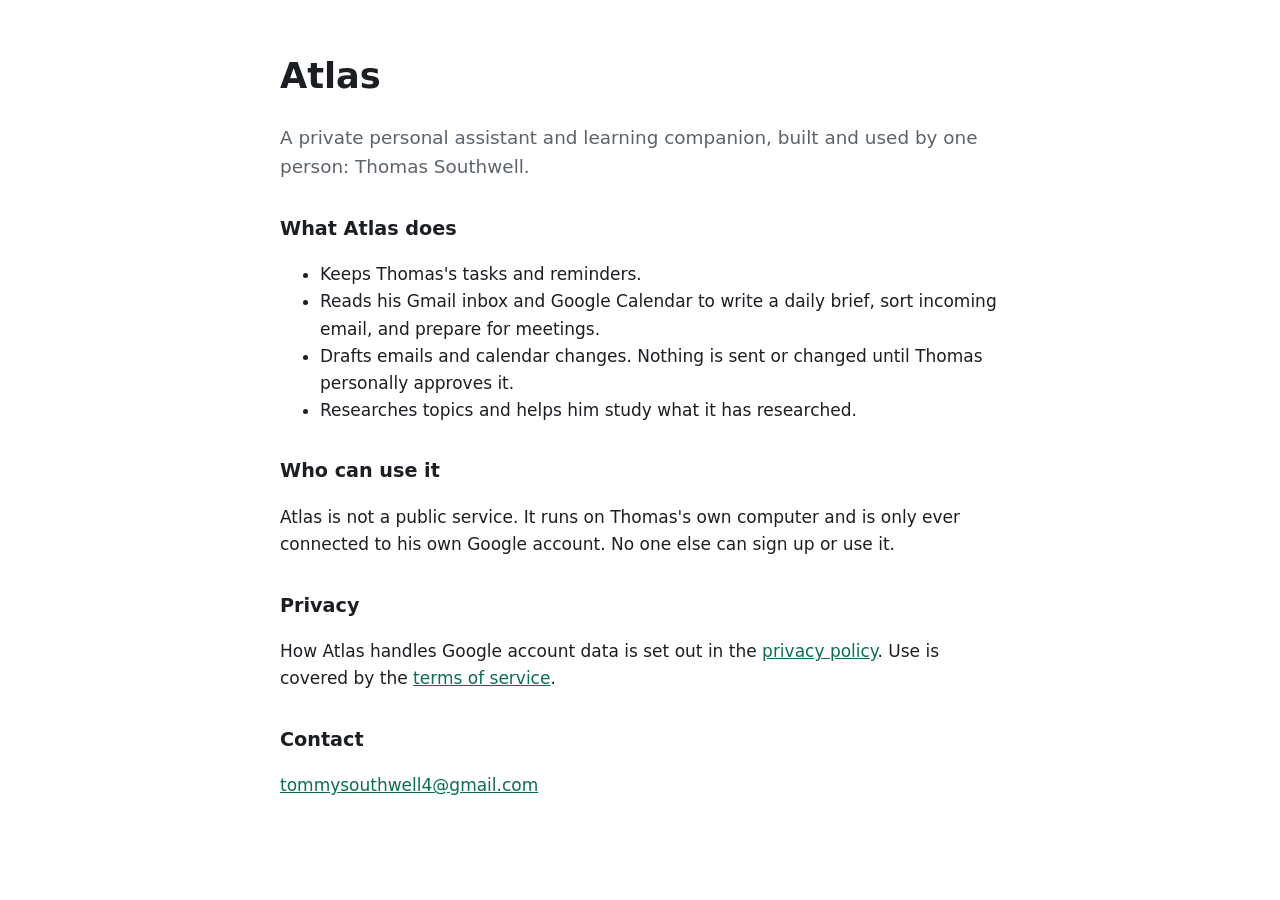
<file: index.html>
<!doctype html>
<html lang="en">
<head>
<meta charset="utf-8">
<meta name="viewport" content="width=device-width, initial-scale=1">
<title>Atlas</title>
<meta name="description" content="Atlas is a private, single-user personal assistant run by Thomas Southwell.">
<link rel="stylesheet" href="style.css">
</head>
<body>
<main>
  <h1>Atlas</h1>
  <p class="lead">A private personal assistant and learning companion, built and used by one person: Thomas Southwell.</p>

  <h2>What Atlas does</h2>
  <ul>
    <li>Keeps Thomas's tasks and reminders.</li>
    <li>Reads his Gmail inbox and Google Calendar to write a daily brief, sort incoming email, and prepare for meetings.</li>
    <li>Drafts emails and calendar changes. Nothing is sent or changed until Thomas personally approves it.</li>
    <li>Researches topics and helps him study what it has researched.</li>
  </ul>

  <h2>Who can use it</h2>
  <p>Atlas is not a public service. It runs on Thomas's own computer and is only ever connected to his own Google account. No one else can sign up or use it.</p>

  <h2>Privacy</h2>
  <p>How Atlas handles Google account data is set out in the <a href="privacy.html">privacy policy</a>. Use is covered by the <a href="terms.html">terms of service</a>.</p>

  <h2>Contact</h2>
  <p><a href="mailto:tommysouthwell4@gmail.com">tommysouthwell4@gmail.com</a></p>
</main>
</body>
</html>
</file>
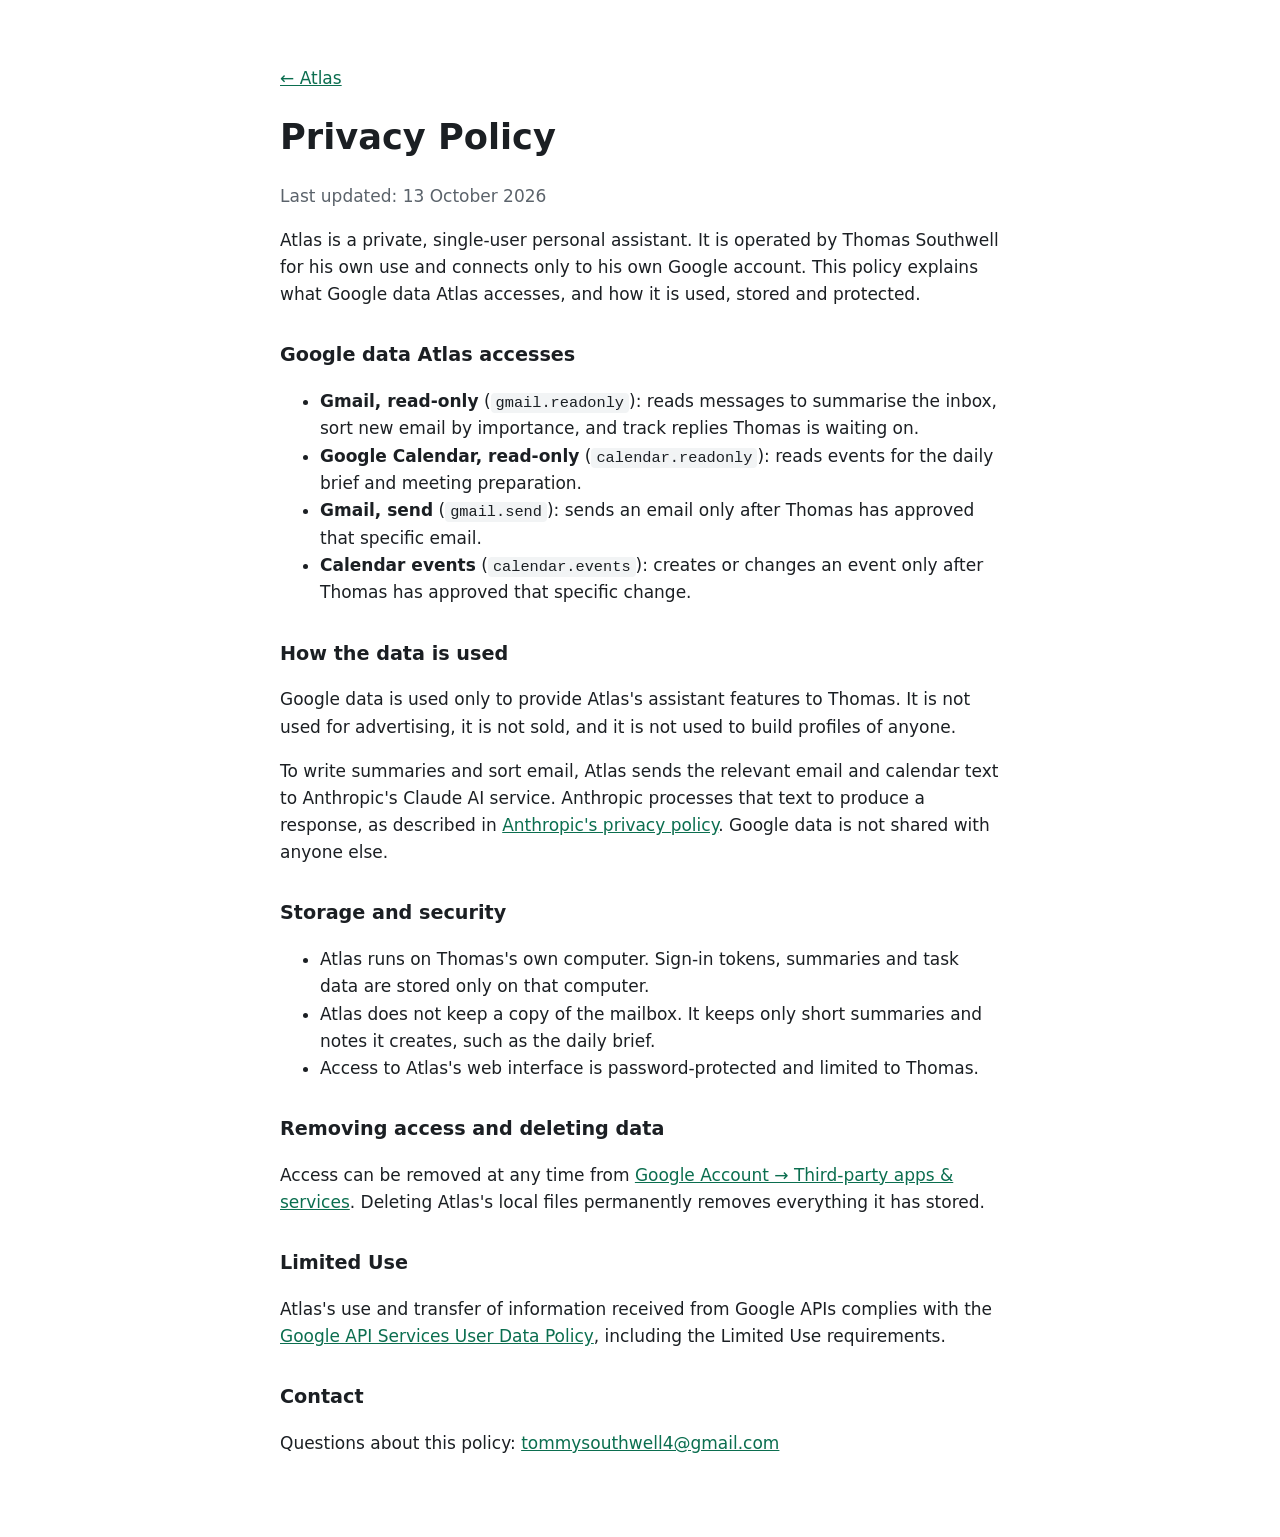
<file: privacy.html>
<!doctype html>
<html lang="en">
<head>
<meta charset="utf-8">
<meta name="viewport" content="width=device-width, initial-scale=1">
<title>Atlas Privacy Policy</title>
<link rel="stylesheet" href="style.css">
</head>
<body>
<main>
  <p><a href="index.html">&larr; Atlas</a></p>
  <h1>Privacy Policy</h1>
  <p class="meta">Last updated: 13 October 2026</p>

  <p>Atlas is a private, single-user personal assistant. It is operated by Thomas Southwell for his own use and connects only to his own Google account. This policy explains what Google data Atlas accesses, and how it is used, stored and protected.</p>

  <h2>Google data Atlas accesses</h2>
  <ul>
    <li><strong>Gmail, read-only</strong> (<code>gmail.readonly</code>): reads messages to summarise the inbox, sort new email by importance, and track replies Thomas is waiting on.</li>
    <li><strong>Google Calendar, read-only</strong> (<code>calendar.readonly</code>): reads events for the daily brief and meeting preparation.</li>
    <li><strong>Gmail, send</strong> (<code>gmail.send</code>): sends an email only after Thomas has approved that specific email.</li>
    <li><strong>Calendar events</strong> (<code>calendar.events</code>): creates or changes an event only after Thomas has approved that specific change.</li>
  </ul>

  <h2>How the data is used</h2>
  <p>Google data is used only to provide Atlas's assistant features to Thomas. It is not used for advertising, it is not sold, and it is not used to build profiles of anyone.</p>
  <p>To write summaries and sort email, Atlas sends the relevant email and calendar text to Anthropic's Claude AI service. Anthropic processes that text to produce a response, as described in <a href="https://www.anthropic.com/legal/privacy">Anthropic's privacy policy</a>. Google data is not shared with anyone else.</p>

  <h2>Storage and security</h2>
  <ul>
    <li>Atlas runs on Thomas's own computer. Sign-in tokens, summaries and task data are stored only on that computer.</li>
    <li>Atlas does not keep a copy of the mailbox. It keeps only short summaries and notes it creates, such as the daily brief.</li>
    <li>Access to Atlas's web interface is password-protected and limited to Thomas.</li>
  </ul>

  <h2>Removing access and deleting data</h2>
  <p>Access can be removed at any time from <a href="https://myaccount.google.com/permissions">Google Account &rarr; Third-party apps &amp; services</a>. Deleting Atlas's local files permanently removes everything it has stored.</p>

  <h2>Limited Use</h2>
  <p>Atlas's use and transfer of information received from Google APIs complies with the <a href="https://developers.google.com/terms/api-services-user-data-policy">Google API Services User Data Policy</a>, including the Limited Use requirements.</p>

  <h2>Contact</h2>
  <p>Questions about this policy: <a href="mailto:tommysouthwell4@gmail.com">tommysouthwell4@gmail.com</a></p>
</main>
</body>
</html>
</file>
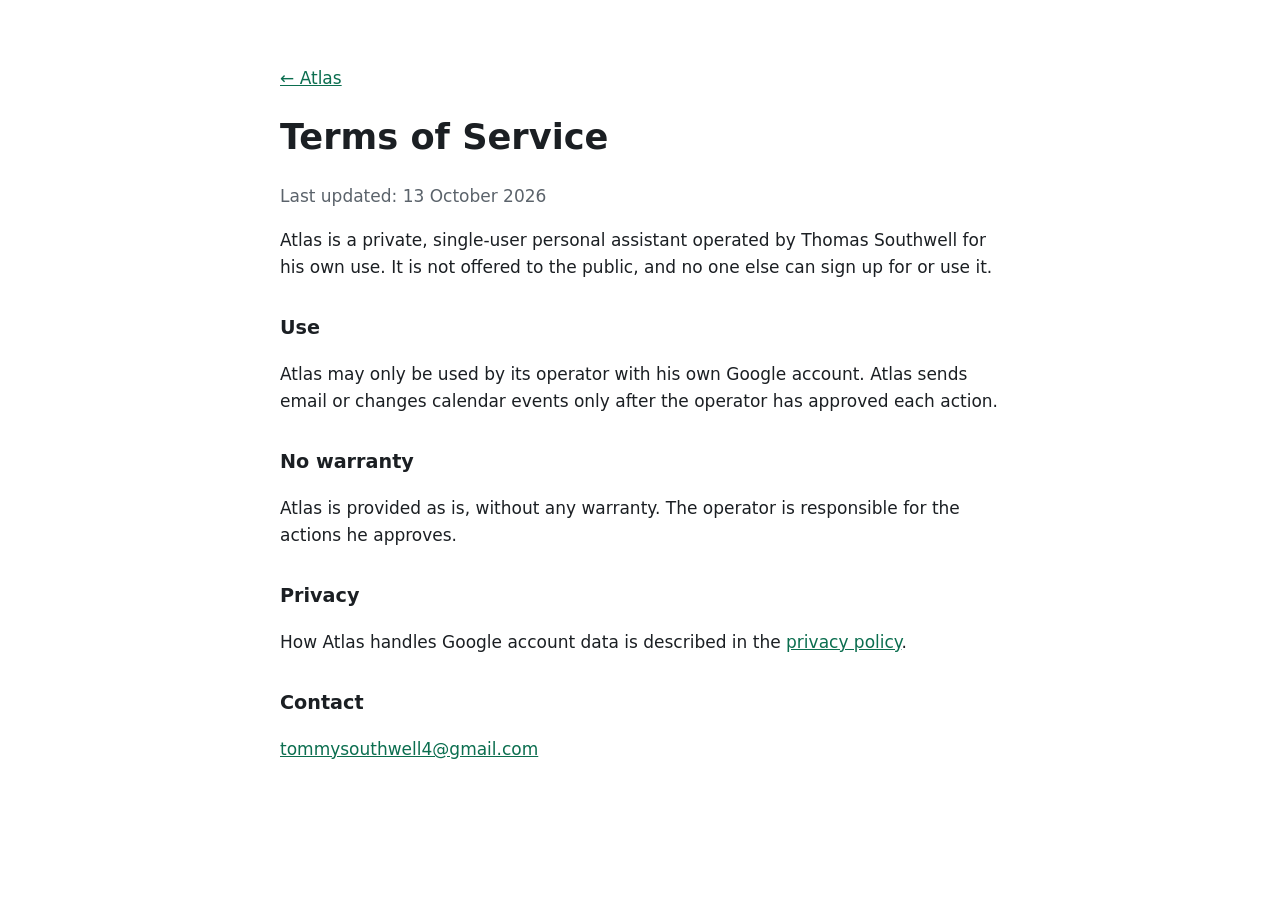
<file: terms.html>
<!doctype html>
<html lang="en">
<head>
<meta charset="utf-8">
<meta name="viewport" content="width=device-width, initial-scale=1">
<title>Atlas Terms of Service</title>
<link rel="stylesheet" href="style.css">
</head>
<body>
<main>
  <p><a href="index.html">&larr; Atlas</a></p>
  <h1>Terms of Service</h1>
  <p class="meta">Last updated: 13 October 2026</p>

  <p>Atlas is a private, single-user personal assistant operated by Thomas Southwell for his own use. It is not offered to the public, and no one else can sign up for or use it.</p>

  <h2>Use</h2>
  <p>Atlas may only be used by its operator with his own Google account. Atlas sends email or changes calendar events only after the operator has approved each action.</p>

  <h2>No warranty</h2>
  <p>Atlas is provided as is, without any warranty. The operator is responsible for the actions he approves.</p>

  <h2>Privacy</h2>
  <p>How Atlas handles Google account data is described in the <a href="privacy.html">privacy policy</a>.</p>

  <h2>Contact</h2>
  <p><a href="mailto:tommysouthwell4@gmail.com">tommysouthwell4@gmail.com</a></p>
</main>
</body>
</html>
</file>
<file: style.css>
:root { --bg: #ffffff; --fg: #1b1f23; --muted: #5b636b; --link: #0b6e4f; --code: #f2f4f5; }
@media (prefers-color-scheme: dark) {
  :root { --bg: #0f1214; --fg: #e6e8ea; --muted: #9aa3ab; --link: #3ddc97; --code: #1c2226; }
}
body { margin: 0; background: var(--bg); color: var(--fg);
  font: 17px/1.6 system-ui, -apple-system, "Segoe UI", Roboto, sans-serif; }
main { max-width: 720px; margin: 0 auto; padding: 48px 16px 64px; }
h1 { font-size: 2.2rem; margin: 0 0 8px; }
h2 { font-size: 1.2rem; margin-top: 32px; }
.lead { font-size: 1.15rem; color: var(--muted); }
.meta { color: var(--muted); }
a { color: var(--link); }
code { background: var(--code); padding: 1px 5px; border-radius: 4px; font-size: .9em; }
</file>
